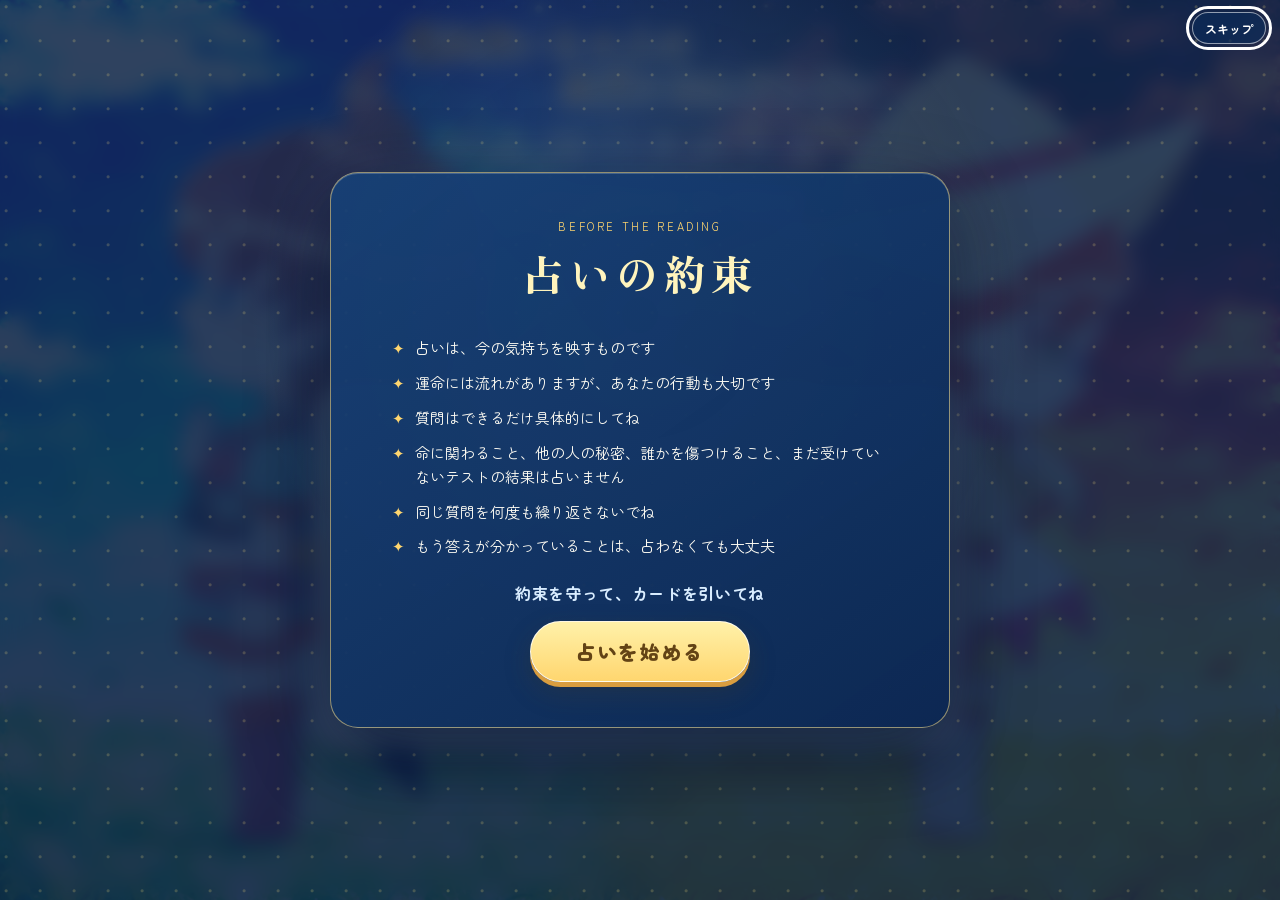
<file: index.html>
<!doctype html>
<html lang="ja">
<head>
<meta charset="utf-8">
<meta name="viewport" content="width=device-width,initial-scale=1,viewport-fit=cover">
<title>占い師のタロット</title>
<link rel="preconnect" href="https://fonts.googleapis.com">
<link rel="preconnect" href="https://fonts.gstatic.com" crossorigin>
<link rel="stylesheet" href="https://fonts.googleapis.com/css2?family=Zen+Maru+Gothic:wght@500;700&family=Zen+Old+Mincho:wght@600;900&display=swap">
<link rel="stylesheet" href="src/styles.css?v=28">
</head>
<body>

<div class="app">
  <header>
    <div class="film"><img src="assets/ui/movie-title-logo.png" alt="魔法使いちゃんは素直になれやしない"></div>
    <h1>占い師のタロット</h1>
    <p class="guide" id="guide">聞きたいことを、心の中で思い浮かべてね</p>
  </header>

  <div class="spread" id="spread" hidden></div>

  <div class="table">
    <div class="fan" id="fan"></div>

    <div class="panel" id="setup">
      <div class="mode-switch" role="group" aria-label="利用モード">
        <button type="button" class="mode-option selected" id="standardMode" aria-pressed="true">通常版</button>
        <button type="button" class="mode-option" id="liveMode" aria-pressed="false">会場版</button>
      </div>
      <button class="rules-link" id="rulesBtn" type="button" aria-haspopup="dialog">✦ 占いの約束を見る</button>

      <div class="field-col" id="questionField">
        <label for="question">聞きたいこと（書かなくても大丈夫だよ）</label>
        <textarea id="question" maxlength="60" rows="2" placeholder="ここに書いてね"></textarea>
      </div>

      <div class="booth-questions" id="boothQuestions" hidden>
        <p class="booth-heading">占いたいことを選んでね</p>
        <div class="booth-question-list" role="group" aria-label="占いたいこと">
          <button type="button" class="booth-question selected" data-question="今の私に必要なメッセージは？" aria-pressed="true">今の私に必要な<br>メッセージ</button>
          <button type="button" class="booth-question" data-question="これからの恋愛について教えてください" aria-pressed="false">これからの<br>恋愛</button>
          <button type="button" class="booth-question" data-question="仕事や勉強で、今意識することは？" aria-pressed="false">仕事・勉強で<br>意識すること</button>
          <button type="button" class="booth-question" data-question="次の一歩を踏み出すためのヒントは？" aria-pressed="false">次の一歩への<br>ヒント</button>
        </div>
      </div>

      <div class="field" id="countField">
        <span>引くカードの枚数</span>
        <div class="stepper">
          <button type="button" id="minus" aria-label="減らす">−</button>
          <output id="count">3</output>
          <button type="button" id="plus" aria-label="増やす">+</button>
        </div>
        <span>枚</span>
      </div>

      <button class="btn" id="startBtn" type="button">カードを引く</button>
      <p class="note">78枚のカードを使います。カードは逆さま（<ruby>逆位置<rt>ぎゃくいち</rt></ruby>）で出ることもあります。<br>この占いは楽しむためのもので、未来を決めるものではありません。</p>
    </div>

    <div class="panel" id="actions" hidden>
      <div class="row">
        <button class="ghost" id="extraBtn" type="button">補足カードを引く</button>
        <button class="ghost" id="saveBtn" type="button">画像で保存</button>
        <button class="ghost" id="copyBtn" type="button">テキストをコピー</button>
        <button class="ghost" id="aiBtn" type="button">✦ AIに解釈してもらう</button>
      </div>
      <div class="row">
        <button class="btn" id="againBtn" type="button">新しく占う</button>
        <button class="ghost" id="endBtn" type="button">占いを終える</button>
      </div>
    </div>
  </div>
</div>

<div class="ai-overlay" id="aiOverlay" role="dialog" aria-modal="true" hidden>
  <div class="ai-modal">
    <div class="ai-modal-header">
      <span>✦ AIの解釈</span>
      <button class="ai-modal-close" id="aiClose" type="button">✕</button>
    </div>
    <div class="ai-key-row" id="aiKeyRow">
      <input class="ai-key-input" id="aiKeyInput" type="password" placeholder="OpenAI API キーを入力（sk-proj-...）">
      <button class="ghost" id="aiKeySave" type="button">保存</button>
    </div>
    <div class="ai-result" id="aiResult">
      <p class="ai-result-text" id="aiResultText"></p>
    </div>
    <div class="ai-modal-foot">
      <p class="note">AIの解釈は参考として楽しんでね。答えを決めるものではありません。</p>
    </div>
  </div>
</div>

<div class="rules-overlay" id="rulesOverlay" role="dialog" aria-modal="true" aria-labelledby="rulesTitle" hidden>
  <button class="rules-skip" id="skipRules" type="button">スキップ</button>
  <div class="rules-card">
    <p class="rules-kicker">Before the reading</p>
    <h2 id="rulesTitle">占いの約束</h2>
    <ul class="rules-list">
      <li>占いは、今の気持ちを映すものです</li>
      <li>運命には流れがありますが、あなたの行動も大切です</li>
      <li>質問はできるだけ具体的にしてね</li>
      <li>命に関わること、他の人の秘密、誰かを傷つけること、まだ受けていないテストの結果は占いません</li>
      <li>同じ質問を何度も繰り返さないでね</li>
      <li>もう答えが分かっていることは、占わなくても大丈夫</li>
    </ul>
    <p class="rules-closing">約束を守って、カードを引いてね</p>
    <button class="btn rules-close" id="closeRules" type="button">占いを始める</button>
  </div>
</div>

<div class="overlay" id="overlay" hidden>
  <img id="shotImg" alt="占いの結果">
  <p class="note">画像を長押しすると保存できます</p>
  <div class="row">
    <a class="ghost" id="dlLink" download="tarot.png" href="#">ダウンロード</a>
    <button class="ghost" id="closeShot" type="button">閉じる</button>
  </div>
</div>

<script src="src/deck.js"></script>
<script src="src/share.js"></script>
<script src="src/app.js?v=29"></script>
</body>
</html>
</file>
<file: src/styles.css>
:root{
  --sky:#78c8ef;
  --sky-light:#dff5ff;
  --sky-deep:#356da8;
  --cloth:#255894;
  --cloth-deep:#163b70;
  --brass:#ffd66f;
  --brass-dim:#d99d3f;
  --paper:#fffdf4;
  --ink:#15365f;
  --muted:#d6edff;
  --night:#102f61;
  --mincho:"Zen Old Mincho","Hiragino Mincho ProN","Yu Mincho","MS PMincho","MS Mincho","Noto Serif JP",serif;
  --maru:"Zen Maru Gothic","Hiragino Maru Gothic ProN","Yu Gothic",sans-serif;
  --sw:80px;
  --fw:50px;
  --spread-gap:clamp(3px,1vw,15px);
  --ui-shadow:0 18px 46px rgba(21,54,95,.22);
  --pointer-x:50%;
  --pointer-y:32%;
}
[hidden]{display:none!important}
*,*::before,*::after{box-sizing:border-box}

html,body{margin:0;padding:0;width:100%;height:100%;height:100dvh;overflow:hidden}
body{
  color:var(--paper);font-family:var(--maru);
  background:
    radial-gradient(circle at 13% 18%,rgba(255,255,255,.9) 0 2px,transparent 3px),
    radial-gradient(circle at 87% 23%,rgba(255,240,166,.8) 0 2px,transparent 3px),
    radial-gradient(circle at 72% 8%,rgba(255,255,255,.75) 0 1.5px,transparent 2.5px),
    linear-gradient(180deg,var(--sky-light) 0,var(--sky) 36%,var(--sky-deep) 72%,var(--cloth-deep) 100%);
  min-width:280px;
  -webkit-tap-highlight-color:transparent;user-select:none;
}
body::before,body::after{
  content:"";position:fixed;left:-8vw;right:-8vw;pointer-events:none;z-index:0;
}
body::before{
  top:17%;height:24%;opacity:.58;
  background:
    radial-gradient(ellipse at 8% 55%,rgba(255,255,255,.8) 0 11%,transparent 12%),
    radial-gradient(ellipse at 24% 42%,rgba(255,255,255,.62) 0 14%,transparent 15%),
    radial-gradient(ellipse at 81% 50%,rgba(255,255,255,.68) 0 13%,transparent 14%),
    radial-gradient(ellipse at 96% 36%,rgba(255,255,255,.78) 0 10%,transparent 11%);
  filter:blur(2px);
}
body::after{
  bottom:-18%;height:42%;opacity:.48;
  background:
    radial-gradient(ellipse at 18% 45%,rgba(187,224,250,.7) 0 20%,transparent 21%),
    radial-gradient(ellipse at 55% 62%,rgba(171,214,245,.64) 0 27%,transparent 28%),
    radial-gradient(ellipse at 88% 38%,rgba(200,232,252,.72) 0 20%,transparent 21%);
}
body:has(#setup:not([hidden])){
  background:
    radial-gradient(circle 260px at var(--pointer-x) var(--pointer-y),rgba(255,255,255,.3),transparent 72%),
    linear-gradient(180deg,rgba(202,235,250,.34),rgba(43,91,139,.44)),
    url("../assets/ui/movie-choice-bg.png") center/cover no-repeat;
}
body:has(#setup:not([hidden]))::before,
body:has(#setup:not([hidden]))::after{display:none}

/* The app always owns exactly one viewport. Spread height is controlled by --sw. */
.app{
  position:relative;z-index:1;width:100%;height:100%;height:100dvh;
  display:grid;grid-template-rows:auto auto minmax(0,1fr);
  grid-template-areas:"hd" "sp" "tb";
  padding-top:env(safe-area-inset-top);
  padding-right:env(safe-area-inset-right);
  padding-bottom:env(safe-area-inset-bottom);
  padding-left:env(safe-area-inset-left);
}

header{
  grid-area:hd;position:relative;text-align:center;
  padding:clamp(10px,2.2dvh,22px) 16px clamp(7px,1.2dvh,12px);
  text-shadow:0 2px 12px rgba(30,77,126,.2);
}
header::after{
  content:"✦";position:absolute;left:calc(50% + min(31vw,330px));top:22%;
  color:rgba(255,240,166,.9);font-size:clamp(14px,2vw,25px);
  filter:drop-shadow(0 0 8px rgba(255,220,112,.7));
}
.film{
  width:clamp(240px,38vw,500px);max-width:calc(100vw - 32px);margin:0 auto;
  line-height:0;filter:drop-shadow(0 3px 7px rgba(255,255,255,.72));
  animation:logo-enter .8s cubic-bezier(.2,.8,.2,1) both;
}
.film img{display:block;width:100%;height:auto}
h1{
  font-family:var(--mincho);font-weight:900;
  font-size:clamp(25px,3.6vw,43px);margin:.12em 0 0;
  letter-spacing:.09em;color:#fffdf4;
  -webkit-text-stroke:.35px rgba(27,67,113,.3);
  text-shadow:0 3px 0 rgba(42,89,137,.22),0 10px 30px rgba(34,80,127,.2);
  animation:title-enter .75s .12s cubic-bezier(.2,.8,.2,1) both;
}
.guide{
  display:inline-block;font-size:clamp(12px,1.55vw,16px);font-weight:700;
  margin:.68em 0 0;padding:.3em 1em;border-radius:999px;
  color:#123f6d;background:rgba(255,255,255,.72);
  box-shadow:0 4px 14px rgba(15,54,96,.2),inset 0 1px 0 rgba(255,255,255,.82);
  transition:opacity .3s;
  animation:guide-enter .65s .28s ease-out both;
}
@keyframes logo-enter{from{opacity:0;transform:translateY(-18px) scale(.96)}to{opacity:1;transform:none}}
@keyframes title-enter{from{opacity:0;transform:translateY(13px);letter-spacing:.2em}to{opacity:1;transform:none;letter-spacing:.09em}}
@keyframes guide-enter{from{opacity:0;transform:translateY(10px) scale(.97)}to{opacity:1;transform:none}}

/* Selected cards stay on one complete, centered row. */
.spread{
  grid-area:sp;display:flex;flex-wrap:nowrap;justify-content:center;align-items:flex-start;
  gap:var(--spread-gap);padding:4px clamp(8px,2vw,24px) 7px;
  min-width:0;overflow:visible;
}
.slot{display:flex;flex:0 0 var(--sw);flex-direction:column;align-items:center;gap:3px;width:var(--sw);min-width:0}
.slot-label{
  max-width:100%;overflow:hidden;text-overflow:ellipsis;
  font-family:var(--mincho);font-weight:900;font-size:clamp(10px,1.3vw,13px);
  letter-spacing:.05em;color:#fff4bd;white-space:nowrap;text-shadow:0 1px 5px rgba(15,48,91,.5);
}
.slot.extra .slot-label{color:#d9edff}
.slot-frame{
  position:relative;width:100%;aspect-ratio:300/527;
  border:1.5px dashed rgba(255,244,189,.72);border-radius:7px;
  background:rgba(255,255,255,.08);box-shadow:inset 0 0 16px rgba(255,255,255,.06);
  perspective:900px;
}
.slot-name{
  width:calc(var(--sw) + 12px);min-height:2.25em;text-align:center;
  font-family:var(--mincho);font-weight:700;font-size:clamp(10px,1.3vw,14px);
  line-height:1.22;color:#fff;opacity:0;transition:opacity .5s;
  text-shadow:0 2px 6px rgba(9,36,76,.75);
}
.slot-name small{display:block;font-family:var(--maru);font-size:clamp(9px,1.1vw,11px);color:#d8efff;letter-spacing:.03em}
.slot-name small.rev{color:#ffd0bd}
.slot-name rt{font-family:var(--maru);font-size:clamp(8px,.9vw,9px);color:#d8efff}
.slot-name.on{opacity:1;animation:name-enter .48s ease-out both}
@keyframes name-enter{from{opacity:0;transform:translateY(7px)}to{opacity:1;transform:none}}

/* Cards */
.card{position:absolute;inset:0;border-radius:7px;transform-style:preserve-3d;transition:transform .78s cubic-bezier(.2,.72,.2,1);cursor:pointer}
.card.flipped{transform:rotateY(180deg)}
.card.flipping{animation:tarot-flip .82s cubic-bezier(.22,.72,.2,1) both;z-index:2}
.card.front-visible .back{visibility:hidden}
.card.front-visible .front{backface-visibility:visible;-webkit-backface-visibility:visible}
@keyframes tarot-flip{
  0%{transform:rotateY(0) translateZ(0) translateY(0) scale(1);filter:brightness(1)}
  45%{transform:rotateY(90deg) translateZ(18px) translateY(-7px) scale(1.025);filter:brightness(1.08)}
  100%{transform:rotateY(180deg) translateZ(0) translateY(0) scale(1);filter:brightness(1)}
}
.card.flipping .front::after{content:"";position:absolute;inset:-20%;background:linear-gradient(105deg,transparent 42%,rgba(255,255,255,.36) 50%,transparent 58%);transform:translateX(-75%) rotate(5deg);animation:card-sheen .52s .14s ease-out both;pointer-events:none}
@keyframes card-sheen{to{transform:translateX(75%) rotate(5deg)}}
.face{position:absolute;inset:0;border-radius:6px;backface-visibility:hidden;-webkit-backface-visibility:hidden;overflow:hidden;box-shadow:0 5px 16px rgba(7,29,65,.38)}
.face.front{transform:rotateY(180deg);background:#fff}
.face.front img{width:100%;height:100%;object-fit:cover;display:block}
.face.front.rev img{transform:rotate(180deg)}
.back{
  background:
    url("../assets/ui/mascot-head.png") center/78% auto no-repeat,
    radial-gradient(circle at 50% 50%,transparent 0 22%,rgba(255,244,170,.9) 22.5% 24%,transparent 24.5%),
    radial-gradient(circle at 50% 50%,rgba(255,246,181,.9) 0 5%,transparent 5.5%),
    repeating-linear-gradient(45deg,rgba(255,255,255,.18) 0 2px,transparent 2px 10px),
    repeating-linear-gradient(-45deg,rgba(132,42,133,.12) 0 2px,transparent 2px 10px),
    linear-gradient(145deg,#ff9bc6,#f34f98 58%,#d52a78);
  border:2px solid #9f195c;outline:1.2px solid #fff0a7;outline-offset:-5px;
}
.fan.shuffling .fcard{transition:transform .2s cubic-bezier(.45,0,.55,1);filter:drop-shadow(0 8px 12px rgba(91,14,63,.28))}
body.is-shuffling .table::after{
  content:"シャッフル中…";position:absolute;z-index:20;left:50%;top:11%;transform:translateX(-50%);
  padding:.5em 1.25em;border-radius:999px;color:#fff4bd;background:rgba(91,22,89,.76);
  border:1px solid rgba(255,232,142,.75);font:900 clamp(13px,1.6vw,17px) var(--maru);
  letter-spacing:.08em;box-shadow:0 7px 22px rgba(35,10,63,.25);
  animation:shuffle-status .72s ease-in-out infinite alternate;pointer-events:none;
}
@keyframes shuffle-status{to{transform:translateX(-50%) translateY(-3px);box-shadow:0 10px 28px rgba(255,83,160,.36)}}
.slot .card.ready{animation:glow 1.6s ease-in-out infinite}
@keyframes glow{50%{filter:drop-shadow(0 0 9px rgba(255,231,139,.95));transform:translateY(-2px)}}

/* Fan and panels share the remaining, strictly bounded area. */
.table{grid-area:tb;position:relative;min-height:0;overflow:hidden}
.fan{position:absolute;inset:4px clamp(5px,1vw,14px) 8px;overflow:hidden}
.fcard{
  position:absolute;left:0;top:0;width:var(--fw);aspect-ratio:300/527;
  transform-origin:50% 100%;will-change:transform;
  transition:transform .68s cubic-bezier(.24,.76,.2,1),opacity .3s,filter .2s;cursor:pointer;
}
.fcard .face{box-shadow:-2px 3px 8px rgba(6,26,59,.42)}
.fcard:hover{filter:brightness(1.12)}
.fcard:hover .card:not(.flipped):not(.flipping),.fcard:focus-visible .card:not(.flipped):not(.flipping){transform:translateY(-7px) scale(1.035)}
.fcard:hover .card.flipped,.fcard:focus-visible .card.flipped{transform:translateY(-7px) scale(1.035) rotateY(180deg)}
.fcard:focus-visible{outline:none;filter:drop-shadow(0 0 6px #fff)}
.fcard:focus-visible .back{outline-color:#fff}
.fan.locked .fcard{pointer-events:none}
.fcard.gone{opacity:0;pointer-events:none}

/* Welcome and result controls */
.panel{
  position:absolute;inset:0;display:flex;flex-direction:column;align-items:center;justify-content:center;
  gap:clamp(10px,2.2dvh,20px);text-align:center;padding:10px 16px;
}
#setup{
  position:absolute;top:50%;left:50%;right:auto;bottom:auto;transform:translate(-50%,-50%);
  width:min(650px,calc(100vw - 24px));height:auto;
  max-height:100%;
  overflow-y:auto;-webkit-overflow-scrolling:touch;
  justify-content:flex-start;
  padding:clamp(14px,2.2dvh,22px) clamp(16px,4vw,38px);
  gap:clamp(8px,1.35dvh,12px);
  border:1px solid rgba(255,255,255,.68);border-radius:clamp(20px,4vw,34px);
  background:
    radial-gradient(circle at 50% 0,rgba(255,245,183,.18),transparent 42%),
    linear-gradient(145deg,rgba(255,255,255,.82),rgba(225,243,255,.68));
  color:var(--ink);box-shadow:var(--ui-shadow),inset 0 1px 0 rgba(255,255,255,.9);
  backdrop-filter:blur(12px);-webkit-backdrop-filter:blur(12px);
  animation:panel-enter .78s .18s cubic-bezier(.16,.8,.24,1) both;
}
@keyframes panel-enter{from{opacity:0;transform:translate(-50%,calc(-50% + 24px)) scale(.975)}to{opacity:1;transform:translate(-50%,-50%) scale(1)}}
#setup::before,#setup::after{position:absolute;color:rgba(50,109,168,.22);font-family:var(--mincho);pointer-events:none}
#setup::before{content:"✦";left:7%;top:10%;font-size:clamp(22px,4vw,42px)}
#setup::after{content:"☾";right:7%;bottom:9%;font-size:clamp(28px,5vw,52px)}
#actions{justify-content:flex-start;padding-top:clamp(8px,1.5dvh,15px);gap:clamp(8px,1.4dvh,13px)}
#qrArea{display:flex;flex-direction:column;align-items:center;gap:6px}
#qrCode svg{background:#fff;border-radius:8px;padding:4px;box-shadow:0 4px 16px rgba(0,0,0,.15)}
#qrArea:not([hidden]){animation:soft-pop .45s cubic-bezier(.2,.8,.2,1) both}
#actions > .row:first-child{width:100%;max-width:760px;min-width:0}
#actions > .row:first-child .ghost{flex:0 0 auto}
#actions #aiBtn{
  display:none;
  order:-1;color:#62400c;background:linear-gradient(180deg,#fff2ad,#ffd56b);
  border-color:rgba(255,255,255,.82);box-shadow:0 4px 0 #cf9633,0 9px 22px rgba(73,50,14,.2);
}
.booth-mode #actions #aiBtn{display:inline-flex}
#actions #aiBtn:hover{background:linear-gradient(180deg,#fff7ce,#ffe08a)}
.booth-mode #actions #extraBtn,
.booth-mode #actions #saveBtn,
.booth-mode #actions #copyBtn,
.booth-mode #actions #qrBtn,
.booth-mode #actions #qrArea{display:none!important}
.booth-mode #actions > .row:first-child{max-width:360px}
.booth-mode #actions #aiBtn{width:100%}

/* question input */
.field-col{display:flex;flex-direction:column;align-items:center;gap:4px;width:100%}
.field-col label{font-size:clamp(12px,1.35vw,14px);font-weight:700;color:var(--ink);opacity:.72}
.field-col textarea{
  width:min(100%,440px);min-height:58px;font-family:var(--maru);font-size:14px;
  padding:.65em .9em;border:1.5px solid rgba(43,101,159,.28);border-radius:14px;
  background:rgba(255,255,255,.78);color:var(--ink);resize:none;
  box-shadow:inset 0 2px 5px rgba(35,91,145,.07),0 3px 10px rgba(30,77,122,.06);
}
.field-col textarea:focus{outline:2px solid var(--sky-deep);outline-offset:1px}

.mode-switch{
  display:flex;padding:4px;border-radius:999px;background:rgba(43,101,159,.11);
  box-shadow:inset 0 1px 4px rgba(26,73,119,.12);
}
.mode-option{
  min-width:92px;border:0;border-radius:999px;padding:.55em 1.1em;cursor:pointer;
  color:#54728f;background:transparent;font:700 13px var(--maru);
  transition:background .2s,color .2s,box-shadow .2s,transform .15s;
}
.mode-option.selected{
  color:#174d80;background:rgba(255,255,255,.9);
  box-shadow:0 3px 10px rgba(24,68,111,.15);
}
.mode-option:active{transform:scale(.97)}
.mode-option:focus-visible{outline:3px solid #fff;outline-offset:2px}
.booth-questions{width:min(100%,540px)}
.booth-heading{margin:0 0 .65em;color:var(--ink);font:900 clamp(17px,2vw,22px) var(--mincho);letter-spacing:.06em}
.booth-question-list{display:grid;grid-template-columns:repeat(2,minmax(0,1fr));gap:10px}
.booth-question{
  position:relative;min-height:70px;padding:.72em 1em;cursor:pointer;
  color:#285d90;background:rgba(255,255,255,.58);border:1.5px solid rgba(54,112,170,.25);border-radius:16px;
  font:700 clamp(13px,1.5vw,16px)/1.45 var(--maru);box-shadow:0 5px 14px rgba(21,69,116,.08);
  transition:transform .16s,background .2s,border-color .2s,box-shadow .2s;
}
.booth-question:hover{transform:translateY(-2px);background:rgba(255,255,255,.8)}
.booth-question.selected{
  color:#69450e;background:linear-gradient(145deg,#fff9d5,#ffe18b);
  border-color:#e9b647;box-shadow:0 5px 0 #dca23b,0 10px 22px rgba(112,76,17,.18);
}
.booth-question.selected::after{
  content:"✓";position:absolute;top:7px;right:9px;width:20px;height:20px;display:grid;place-items:center;
  border-radius:50%;color:#fff;background:#d69b2d;font-size:12px;
}
.booth-question:focus-visible{outline:3px solid #fff;outline-offset:3px}
.booth-mode #setup{
  max-height:calc(100% - 10px);overflow:hidden;
  padding:clamp(10px,1.8dvh,16px) clamp(12px,3vw,28px);
  gap:clamp(6px,1.15dvh,10px);
}
.booth-mode .mode-switch{padding:3px}
.booth-mode .mode-option{padding-block:.42em}
.booth-mode .rules-link{padding-block:.2em}
.booth-mode .booth-heading{margin-bottom:.4em;font-size:clamp(15px,1.8vw,19px)}
.booth-mode .booth-question-list{gap:7px}
.booth-mode .booth-question{min-height:56px;padding:.5em .75em;font-size:clamp(12px,1.35vw,14px)}
.booth-mode .info-box summary{font-size:12px}
.booth-mode #setup > .note{font-size:10px;line-height:1.4;max-width:46em}
.booth-mode #startBtn{
  width:auto;max-width:100%;white-space:normal;overflow:visible;
  padding:.72em clamp(1.25em,5vw,2.2em);line-height:1.35;
  font-size:clamp(15px,2.2vw,21px);text-align:center;
}
.booth-mode #startBtn::before{display:none}

/* info box (precautions, spread intro) */
.info-box{
  width:min(100%,420px);text-align:left;font-size:clamp(11px,1.2vw,13px);
  color:var(--ink);opacity:.75;line-height:1.6;
}
.info-box summary{
  cursor:pointer;font-weight:700;font-size:clamp(12px,1.3vw,14px);
  list-style:none;text-align:center;
}
.info-box summary::before{content:"▸ ";font-size:.8em}
.info-box[open] summary::before{content:"▾ "}
.info-box[open] > :not(summary){animation:detail-enter .35s ease-out both}
.info-box ul{margin:.4em 0;padding-left:1.2em}
.info-box li{margin-bottom:.2em}
.info-box p{margin:.3em 0}
.field{display:flex;align-items:center;gap:12px;flex-wrap:wrap;justify-content:center;font-size:clamp(14px,1.8vw,17px);font-weight:700}
.stepper{
  display:flex;align-items:center;border:1.5px solid rgba(43,101,159,.4);border-radius:999px;
  background:rgba(255,255,255,.62);box-shadow:inset 0 2px 8px rgba(35,91,145,.08);
}
.stepper button{
  width:clamp(40px,5vw,50px);height:clamp(40px,5vw,50px);
  border:0;background:transparent;color:#2d6aaa;font-size:24px;font-weight:700;
  cursor:pointer;border-radius:999px;
  transition:transform .18s ease,background .18s ease,color .18s ease;
}
.stepper button:not(:disabled):hover{transform:scale(1.16);background:rgba(73,137,196,.12)}
.stepper button:not(:disabled):active{transform:scale(.9)}
.stepper button:disabled{opacity:.28;cursor:default}
.stepper output{min-width:2em;font-family:var(--mincho);font-weight:900;font-size:clamp(21px,2.5vw,29px);color:var(--ink);font-variant-numeric:tabular-nums}
body:not(.booth-mode) #setup > .note{font-size:10px;line-height:1.45;max-width:48em}
body:not(.booth-mode) #startBtn{font-size:clamp(17px,2vw,21px);padding:.68em 2em}

@media(min-width:601px){
  #setup > .rules-link{position:absolute;top:15px;right:18px}
  body:not(.booth-mode) #setup{padding-top:clamp(18px,2.8dvh,28px)}
}
.btn{
  position:relative;overflow:hidden;white-space:nowrap;
  font-family:var(--maru);font-weight:900;font-size:clamp(18px,2.4vw,24px);letter-spacing:.08em;
  color:#634315;background:linear-gradient(180deg,#fff1a9,#ffd66f);
  border:1px solid rgba(255,255,255,.8);border-radius:999px;padding:.75em 2.2em;cursor:pointer;
  box-shadow:0 5px 0 #d99d3f,0 11px 28px rgba(87,63,24,.22);
  transition:transform .12s,box-shadow .12s,filter .2s;
}
.btn::before{
  content:"";position:absolute;inset:-40% auto -40% -45%;width:32%;
  background:linear-gradient(90deg,transparent,rgba(255,255,255,.75),transparent);
  transform:skewX(-18deg);transition:left .48s ease;pointer-events:none;
}
.btn:hover::before{left:115%}
.btn:hover{filter:brightness(1.04)}
.btn:active{transform:translateY(4px);box-shadow:0 1px 0 #d99d3f,0 6px 16px rgba(87,63,24,.18)}
.btn:focus-visible,.ghost:focus-visible,.stepper button:focus-visible{outline:3px solid #fff;outline-offset:3px}
.ghost{
  font-family:var(--maru);font-weight:700;font-size:clamp(12px,1.4vw,15px);white-space:nowrap;
  color:#fff;background:rgba(19,64,117,.68);border:1.5px solid rgba(255,237,164,.72);
  border-radius:999px;padding:.64em 1.3em;cursor:pointer;text-decoration:none;
  box-shadow:0 6px 18px rgba(8,35,72,.16);transition:background .2s,transform .15s;
}
.ghost:hover{background:rgba(14,54,105,.86);transform:translateY(-1px)}
.ghost:active{transform:translateY(1px) scale(.98)}
.ghost:disabled{opacity:.35;cursor:default;transform:none}
.row{display:flex;gap:9px;flex-wrap:wrap;justify-content:center;align-items:center}
.note{font-size:clamp(11px,1.2vw,13px);color:#315a82;max-width:40em;line-height:1.7;margin:0}
#actions .note{color:var(--muted)}

/* Result reveal: the reading becomes the stage, while the movie lockup recedes. */
body:has(#actions:not([hidden])){
  background:
    radial-gradient(ellipse 30% 48% at 50% 42%,rgba(255,237,157,.35),transparent 68%),
    radial-gradient(circle at 50% 42%,rgba(126,202,241,.34),transparent 34%),
    linear-gradient(180deg,#bde9fb 0,#60b2de 25%,#245b99 64%,#0c2856 100%);
}
body:has(#actions:not([hidden]))::before{
  top:7%;height:54%;opacity:.72;
  background:
    radial-gradient(circle at 50% 42%,rgba(255,247,201,.9) 0 1px,transparent 2px),
    radial-gradient(circle at 40% 58%,rgba(255,255,255,.75) 0 1.5px,transparent 2.5px),
    radial-gradient(circle at 62% 22%,rgba(255,224,122,.85) 0 2px,transparent 3px);
  background-size:74px 74px,113px 113px,151px 151px;
  filter:none;
}
body:has(#actions:not([hidden]))::after{
  bottom:-24%;height:49%;opacity:.64;
  background:
    radial-gradient(ellipse at 18% 62%,rgba(118,170,217,.68) 0 22%,transparent 23%),
    radial-gradient(ellipse at 55% 72%,rgba(85,142,199,.76) 0 30%,transparent 31%),
    radial-gradient(ellipse at 88% 52%,rgba(135,183,224,.68) 0 22%,transparent 23%);
}
body:has(#actions:not([hidden])) header{
  padding-top:clamp(7px,1.2dvh,12px);padding-bottom:4px;
}
body:has(#actions:not([hidden])) .film{width:clamp(150px,22vw,245px);opacity:.78}
body:has(#actions:not([hidden])) h1{font-size:clamp(20px,2.7vw,31px);margin-top:0}
body:has(#actions:not([hidden])) .guide{
  margin-top:.28em;padding:.22em .9em;
  color:#fff4bd;background:rgba(8,41,86,.48);
  border:1px solid rgba(255,224,126,.38);
}
body:has(#actions:not([hidden])) .spread{
  position:relative;padding-top:clamp(10px,2dvh,19px);
  filter:drop-shadow(0 24px 28px rgba(3,21,52,.32));
}
body:has(#actions:not([hidden])) .slot{
  animation:result-reveal .75s cubic-bezier(.16,.84,.25,1) both;
}
body:has(#actions:not([hidden])) .slot-frame{
  border:1px solid rgba(255,230,142,.9);
  background:rgba(255,243,190,.09);
  box-shadow:
    0 0 0 5px rgba(255,226,129,.08),
    0 0 38px rgba(255,226,129,.4),
    0 24px 45px rgba(3,24,59,.42);
}
body:has(#actions:not([hidden])) .face{
  box-shadow:0 12px 34px rgba(2,18,48,.5),0 0 0 1px rgba(255,243,199,.65);
}
body:has(#actions:not([hidden])) .slot-name{
  margin-top:6px;font-size:clamp(13px,1.7vw,19px);line-height:1.32;
  color:#fff8d5;text-shadow:0 2px 10px rgba(2,19,49,.9);
}
body:has(#actions:not([hidden])) .slot-name small{font-size:clamp(10px,1.15vw,13px)}
body:has(#actions:not([hidden])) #actions{
  justify-content:flex-start;padding-top:clamp(14px,2.4dvh,24px);
  background:linear-gradient(180deg,transparent 0,rgba(6,31,72,.1) 48%,rgba(5,25,60,.3) 100%);
}
@keyframes result-reveal{
  from{opacity:0;transform:translateY(22px) scale(.9);filter:brightness(1.7) blur(3px)}
  to{opacity:1;transform:none;filter:none}
}

/* Rules live in their own layer, so their length never changes the setup layout. */
.rules-link{
  border:0;background:transparent;color:#275f95;font:700 clamp(12px,1.35vw,14px) var(--maru);
  padding:.35em .8em;cursor:pointer;border-radius:999px;text-decoration:underline;
  text-decoration-color:rgba(39,95,149,.35);text-underline-offset:4px;
}
.rules-link:hover{background:rgba(255,255,255,.45);text-decoration-color:currentColor}
.rules-link:focus-visible,.rules-skip:focus-visible{outline:3px solid #fff;outline-offset:3px}
.rules-overlay{
  position:fixed;inset:0;z-index:70;display:grid;place-items:center;
  padding:calc(16px + env(safe-area-inset-top)) calc(16px + env(safe-area-inset-right))
    calc(16px + env(safe-area-inset-bottom)) calc(16px + env(safe-area-inset-left));
  overflow:auto;background:rgba(7,27,62,.82);
  backdrop-filter:blur(10px);-webkit-backdrop-filter:blur(10px);
}
.rules-overlay::before{
  content:"";position:fixed;inset:0;pointer-events:none;
  background:radial-gradient(circle at 50% 35%,rgba(126,202,241,.24),transparent 45%),
    radial-gradient(circle at 18% 20%,rgba(255,225,123,.2) 0 1px,transparent 2px);
  background-size:auto,34px 34px;
}
.rules-card{
  position:relative;width:min(620px,100%);max-height:calc(100dvh - 32px);overflow:auto;
  padding:clamp(24px,5dvh,48px) clamp(18px,5vw,48px);text-align:center;
  color:var(--paper);border:1px solid rgba(255,224,132,.55);border-radius:28px;
  background:linear-gradient(145deg,rgba(24,65,119,.94),rgba(11,39,82,.96));
  box-shadow:0 24px 80px rgba(0,10,36,.48),inset 0 1px rgba(255,255,255,.2);
}
.rules-kicker{margin:0;color:var(--brass);font-size:11px;letter-spacing:.24em;text-transform:uppercase}
.rules-card h2{margin:.18em 0 .8em;font:900 clamp(26px,5vw,42px) var(--mincho);letter-spacing:.12em;color:#fff4bd}
.rules-list{margin:0 auto;padding:0;max-width:31em;list-style:none;text-align:left}
.rules-list li{position:relative;margin:.72em 0;padding-left:1.5em;font-size:clamp(12px,1.7vw,15px);line-height:1.6}
.rules-list li::before{content:"✦";position:absolute;left:0;color:var(--brass)}
.rules-closing{margin:1.4em 0 1em;color:#d9edff;font-weight:700;letter-spacing:.04em}
.rules-close{font-size:clamp(15px,2vw,20px)}
.rules-skip{
  position:fixed;z-index:1;top:calc(12px + env(safe-area-inset-top));right:calc(14px + env(safe-area-inset-right));
  border:1px solid rgba(255,255,255,.55);border-radius:999px;padding:.55em 1em;cursor:pointer;
  color:#fff;background:rgba(12,43,87,.7);font:700 12px var(--maru);
}
.rules-overlay.intro .rules-card{animation:rules-card-in .8s cubic-bezier(.2,.8,.2,1) both}
.rules-overlay.intro .rules-kicker,.rules-overlay.intro h2,.rules-overlay.intro .rules-list li,
.rules-overlay.intro .rules-closing,.rules-overlay.intro .rules-close{opacity:0;animation:rules-line-in .65s ease-out forwards}
.rules-overlay.intro .rules-kicker{animation-delay:.25s}.rules-overlay.intro h2{animation-delay:.45s}
.rules-overlay.intro .rules-list li:nth-child(1){animation-delay:.75s}
.rules-overlay.intro .rules-list li:nth-child(2){animation-delay:1s}
.rules-overlay.intro .rules-list li:nth-child(3){animation-delay:1.25s}
.rules-overlay.intro .rules-list li:nth-child(4){animation-delay:1.5s}
.rules-overlay.intro .rules-list li:nth-child(5){animation-delay:1.75s}
.rules-overlay.intro .rules-list li:nth-child(6){animation-delay:2s}
.rules-overlay.intro .rules-closing{animation-delay:2.3s}.rules-overlay.intro .rules-close{animation-delay:2.55s}
@keyframes rules-card-in{from{opacity:0;transform:scale(.96)}to{opacity:1;transform:none}}
@keyframes rules-line-in{from{opacity:0;transform:translateY(10px)}to{opacity:1;transform:none}}

/* AI overlay */
.ai-overlay{
  position:fixed;inset:0;z-index:60;display:flex;align-items:center;justify-content:center;
  padding:16px;background:rgba(7,27,62,.85);backdrop-filter:blur(10px);-webkit-backdrop-filter:blur(10px);
}
.ai-modal{
  width:min(600px,100%);max-height:calc(100dvh - 32px);display:flex;flex-direction:column;
  background:linear-gradient(145deg,rgba(24,65,119,.96),rgba(11,39,82,.98));
  border:1px solid rgba(255,224,132,.45);border-radius:24px;
  box-shadow:0 24px 80px rgba(0,10,36,.5);overflow:hidden;
}
.ai-modal-header{
  display:flex;align-items:center;justify-content:space-between;
  padding:14px 20px;border-bottom:1px solid rgba(255,255,255,.1);
  color:#fff4bd;font-family:var(--mincho);font-weight:900;font-size:16px;letter-spacing:.08em;
}
.ai-modal-close{border:0;background:transparent;color:rgba(255,255,255,.6);font-size:18px;cursor:pointer;padding:4px 8px;border-radius:6px;line-height:1}
.ai-modal-close:hover{background:rgba(255,255,255,.1);color:#fff}
.ai-key-row{display:flex;gap:8px;padding:12px 16px;border-bottom:1px solid rgba(255,255,255,.08)}
.ai-key-input{flex:1;font-family:var(--maru);font-size:13px;padding:.5em .8em;border:1.5px solid rgba(255,224,132,.4);border-radius:10px;background:rgba(255,255,255,.08);color:#fff}
.ai-key-input::placeholder{color:rgba(255,255,255,.35)}
.ai-key-input:focus{outline:2px solid var(--brass);outline-offset:1px}
.ai-result{flex:1;min-height:120px;overflow-y:auto;padding:16px 20px;-webkit-overflow-scrolling:touch}
.ai-result-text{color:#e8f4ff;font-family:var(--maru);font-size:clamp(13px,1.5vw,15px);line-height:1.85;white-space:pre-wrap;margin:0;user-select:text;-webkit-user-select:text}
.ai-modal-foot{padding:10px 20px 14px;border-top:1px solid rgba(255,255,255,.08)}
.ai-modal-foot .note{color:rgba(200,225,255,.6);font-size:11px}

/* Saved-image preview */
.overlay{
  position:fixed;inset:0;z-index:50;background:rgba(11,42,82,.88);
  backdrop-filter:blur(12px);-webkit-backdrop-filter:blur(12px);
  display:flex;flex-direction:column;align-items:center;justify-content:center;gap:12px;padding:14px;
}
.overlay img{max-width:100%;max-height:74dvh;border:3px solid rgba(255,255,255,.75);border-radius:12px;box-shadow:0 18px 50px rgba(3,22,49,.48);user-select:auto;-webkit-touch-callout:default}
.overlay:not([hidden]) img{animation:overlay-enter .5s cubic-bezier(.2,.8,.2,1) both}
.overlay .note{color:#e7f5ff}
@keyframes soft-pop{from{opacity:0;transform:translateY(12px) scale(.97)}to{opacity:1;transform:none}}
@keyframes detail-enter{from{opacity:0;transform:translateY(-5px)}to{opacity:1;transform:none}}
@keyframes overlay-enter{from{opacity:0;transform:translateY(18px) scale(.96)}to{opacity:1;transform:none}}

@media(max-width:600px){
  header{padding-top:8px;padding-bottom:5px}
  .film{width:min(76vw,300px)}
  h1{font-size:clamp(22px,7vw,29px)}
  .guide{font-size:11px;margin-top:.48em}
  .spread{gap:var(--spread-gap);padding:2px 6px 4px}
  .slot{gap:2px}
  .slot-name{width:var(--sw)}
  #setup{
    width:calc(100vw - 20px - env(safe-area-inset-left) - env(safe-area-inset-right));
    padding:12px 12px;border-radius:20px;gap:7px
  }
  .mode-switch{margin-bottom:1px}
  .field-col textarea{min-height:52px}
  #setup .note{max-width:31em}
  #actions{padding-inline:10px}
  #actions > .row:first-child{
    display:grid;grid-template-columns:minmax(0,1fr);gap:7px;
  }
  #actions > .row:first-child .ghost{
    width:100%;min-width:0;white-space:normal;padding:.62em .65em;line-height:1.3;
  }
  #actions #aiBtn{grid-column:1/-1}
  #actions > .row:last-child{width:100%;min-width:0;gap:8px}
  #actions > .row:last-child .btn{font-size:clamp(16px,5vw,20px);padding-inline:1.5em}
  #actions > .row:last-child .ghost{white-space:normal;padding-inline:1em}
  .fan{inset:2px 4px 5px}
}

@media(max-height:650px){
  header{padding-top:6px;padding-bottom:4px}
  h1{font-size:clamp(20px,3vw,30px)}
  .guide{margin-top:.12em;font-size:11px}
  #setup{padding-block:12px;gap:8px}
  #setup .note{line-height:1.4}
  .stepper button{width:36px;height:36px}
  .btn{padding-block:.58em}
  .booth-mode #setup{padding-block:8px;gap:5px}
  .booth-mode .booth-question{min-height:48px;padding-block:.38em}
  .booth-mode #setup > .note{display:none}
}

/* Wide monitors: keep the interface comfortably grouped instead of stretching. */
@media(min-width:1440px){
  header{padding-top:clamp(16px,2.5dvh,30px)}
  .spread{max-width:1440px;width:100%;margin-inline:auto}
  .fan{left:max(14px,calc((100vw - 1440px)/2));right:max(14px,calc((100vw - 1440px)/2))}
}

/* Short laptop windows and landscape phones need vertical space more than decoration. */
@media(max-height:560px){
  header{padding:4px 10px 2px}
  .film{width:clamp(170px,28vw,310px)}
  h1{font-size:clamp(17px,4.5dvh,25px);margin-top:0}
  .guide{font-size:10px;padding:.18em .7em;margin-top:.1em}
  #setup{gap:6px;padding-block:9px}
  #setup .info-box:not([open]){display:none}
  .field-col{gap:2px}
  .field-col textarea{min-height:40px;padding:.35em .7em}
  .btn{font-size:clamp(14px,3.5dvh,18px);padding:.55em 1.6em}
  .note{line-height:1.35}
}

@media(max-width:720px) and (orientation:landscape){
  #setup{width:min(680px,calc(100vw - 20px));max-height:calc(100dvh - 12px);padding-inline:18px}
  #setup .info-box:not([open]),#setup .note{display:none}
  #actions{gap:6px;padding-block:5px}
}

/* Tablet portrait (601–900px) */
@media(min-width:601px) and (max-width:900px){
  h1{font-size:clamp(24px,3.8vw,36px)}
  .guide{font-size:clamp(12px,1.7vw,15px)}
  #setup{padding:clamp(16px,3dvh,30px) clamp(16px,4vw,36px);gap:clamp(8px,1.8dvh,16px)}
  .field{font-size:clamp(14px,2vw,17px)}
  .info-box{font-size:clamp(11px,1.4vw,13px)}
}

/* Extra-small phones (< 380px) */
@media(max-width:380px){
  header{padding-top:5px;padding-bottom:3px}
  .film{width:min(72vw,260px)}
  h1{font-size:19px}
  .guide{font-size:10px;margin-top:.3em;padding:.2em .7em}
  .spread{gap:var(--spread-gap);padding:2px 4px 3px}
  #setup{padding:11px 10px;border-radius:18px;gap:7px}
  .btn{font-size:14px;padding:.6em 1.5em}
  .ghost{font-size:11px;padding:.55em 1em}
  .info-box{font-size:10px}
  .info-box summary{font-size:11px}
  .field{font-size:13px;gap:8px}
  .stepper button{width:34px;height:34px;font-size:20px}
  .stepper output{font-size:19px}
  .note{font-size:10px}
  .rules-card{padding:22px 15px;border-radius:20px}
  .rules-list li{margin:.48em 0;line-height:1.45}
  .mode-option{min-width:80px;padding:.48em .9em;font-size:12px}
  .booth-question-list{gap:7px}
  .booth-question{min-height:60px;padding:.55em .6em;font-size:12px;border-radius:13px}
  .booth-mode #startBtn{width:min(100%,250px);font-size:15px;padding-inline:1em}
}

@media(max-width:320px){
  #setup{width:calc(100vw - 10px);padding-inline:8px}
  .film{width:min(68vw,220px)}
  .row{gap:6px}
  .btn{white-space:normal;text-align:center;line-height:1.25}
  .ghost{white-space:normal;line-height:1.25}
}

@media(prefers-reduced-motion:reduce){
  .card,.fcard,.slot-name,.btn,.ghost{transition-duration:.01s}
  .card.flipping{animation:none;transform:rotateY(180deg)}
  .card.flipping .back{visibility:hidden}
  .card.flipping .front{backface-visibility:visible;-webkit-backface-visibility:visible}
  .card.flipping .front::after{display:none}
  .slot .card.ready{animation:none}
  .film,h1,.guide,#setup,.slot-name.on,#qrArea:not([hidden]),.overlay:not([hidden]) img,.info-box[open] > :not(summary){animation:none}
  .rules-overlay.intro .rules-card,.rules-overlay.intro .rules-kicker,.rules-overlay.intro h2,
  .rules-overlay.intro .rules-list li,.rules-overlay.intro .rules-closing,.rules-overlay.intro .rules-close{animation:none;opacity:1}
  body:has(#actions:not([hidden])) .slot{animation:none}
  body.is-shuffling .table::after{animation:none}
  .btn::before{display:none}
}
</file>
